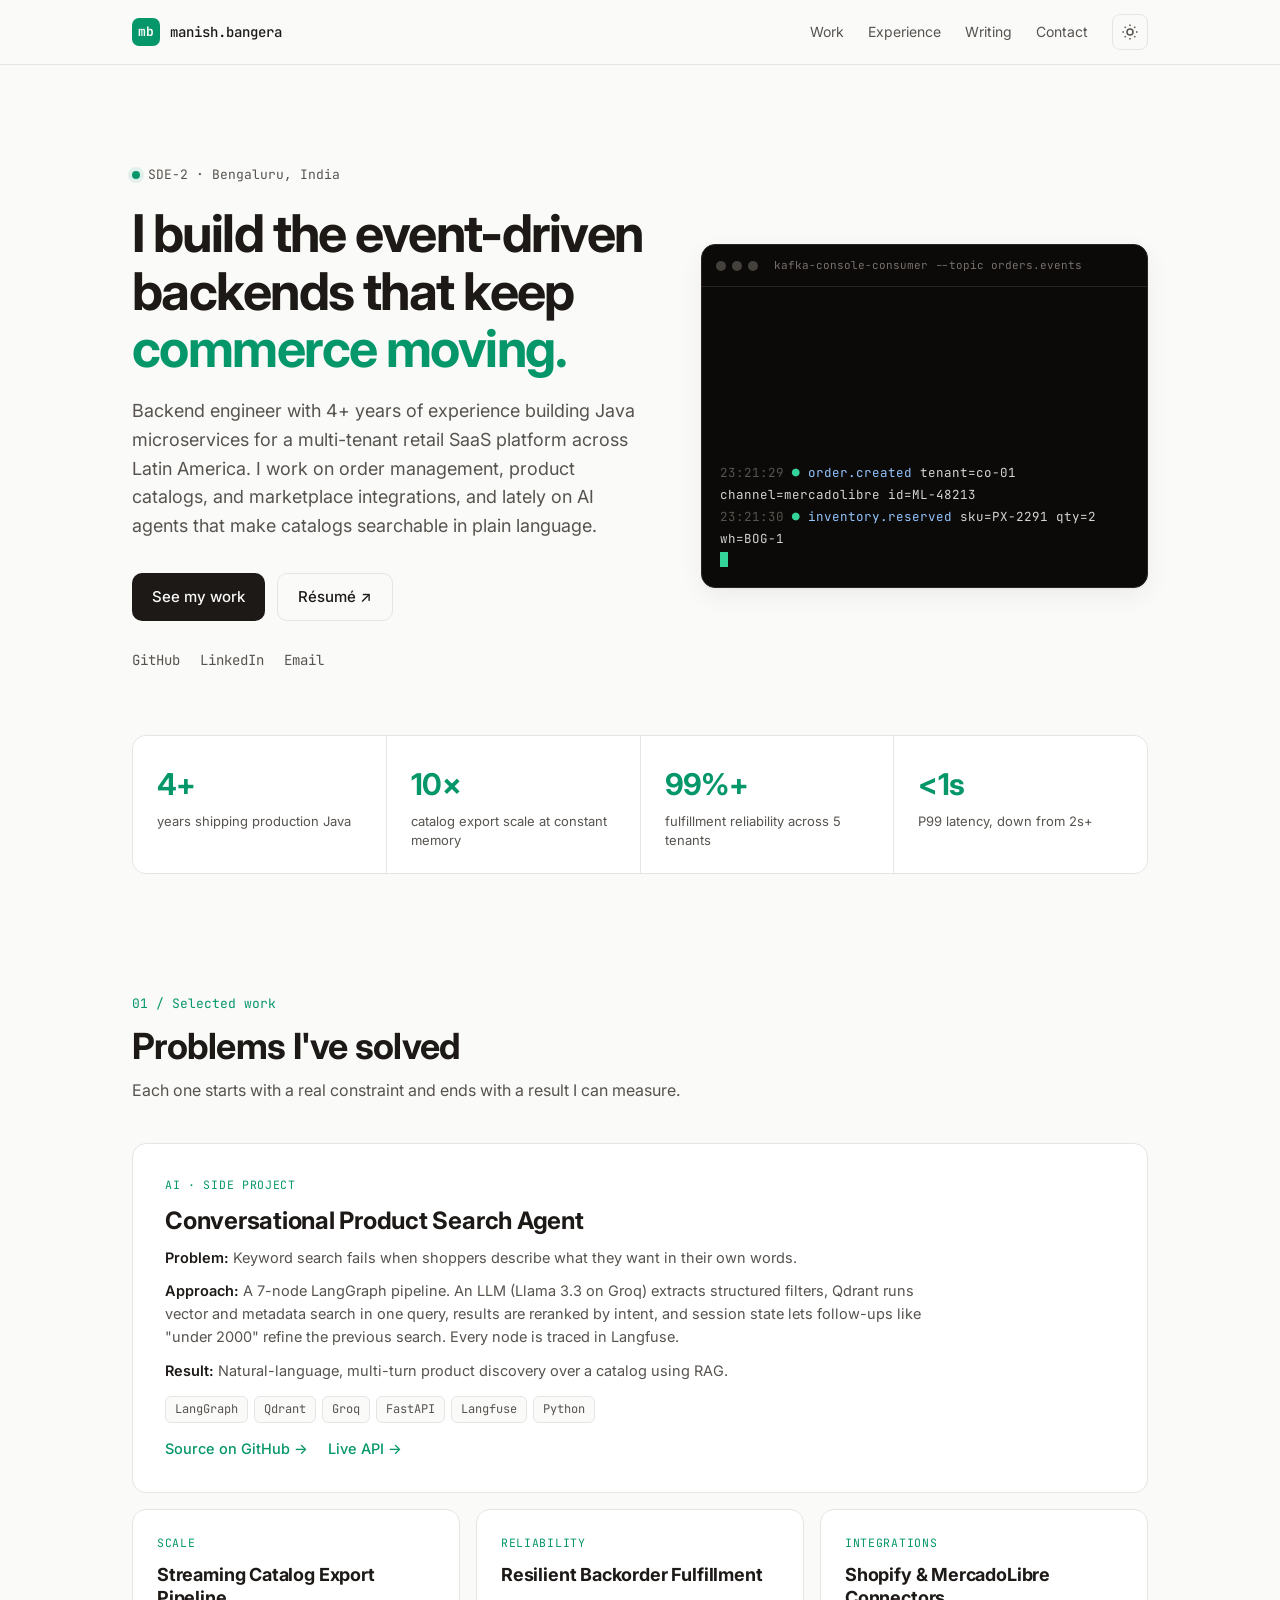
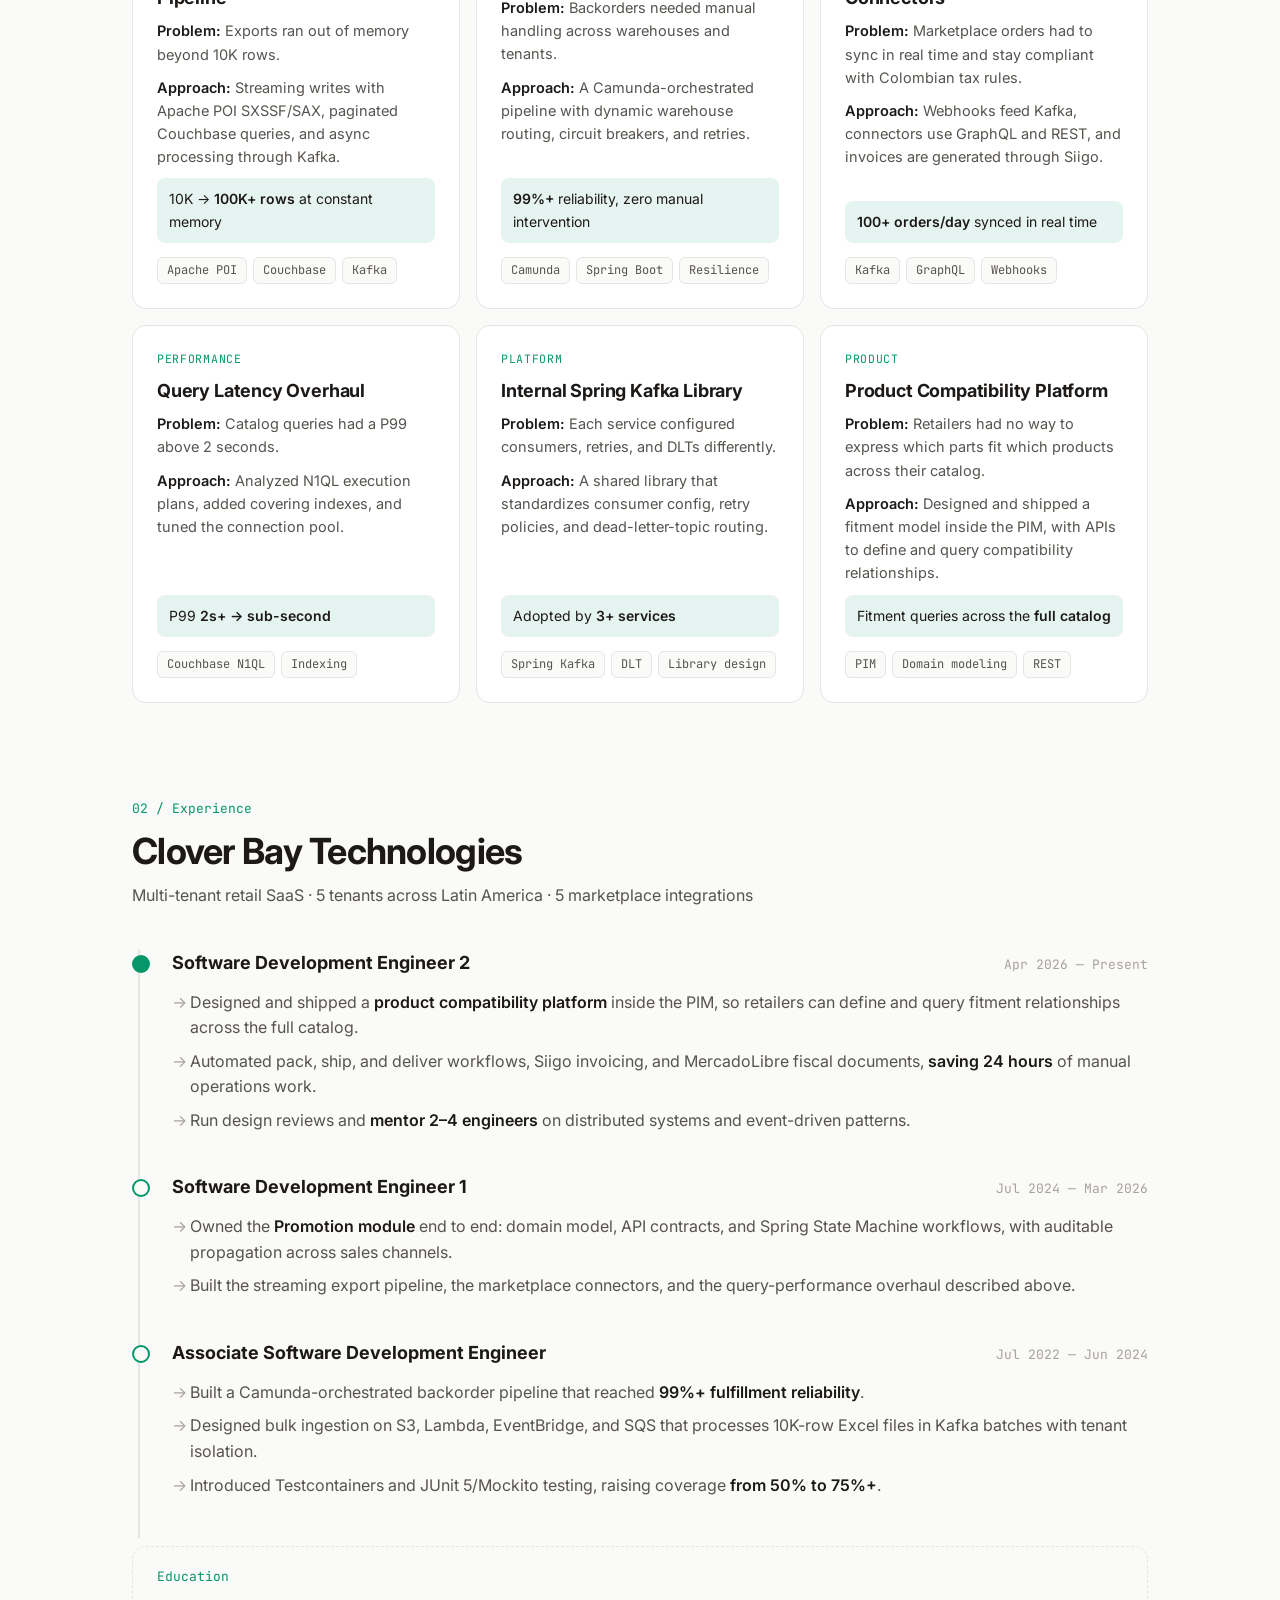
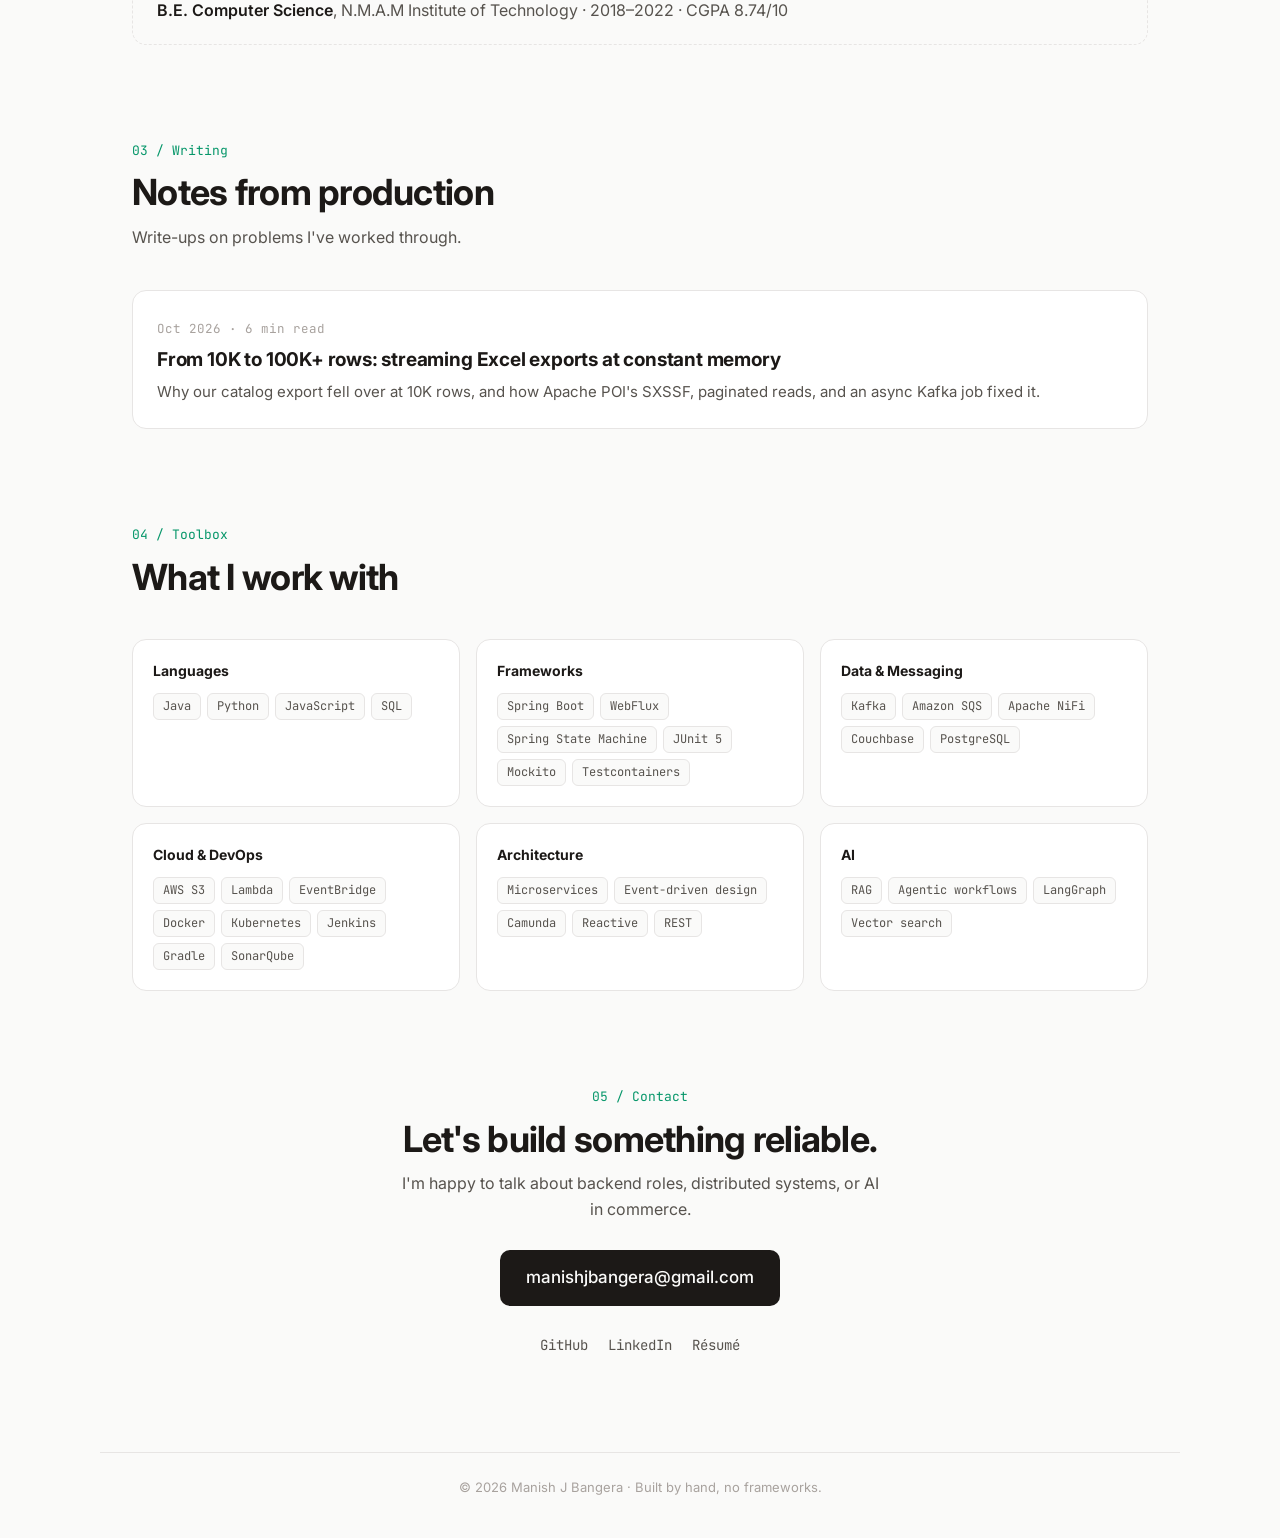
<file: index.html>
<!doctype html>
<html lang="en">
<head>
  <meta charset="utf-8" />
  <meta name="viewport" content="width=device-width, initial-scale=1" />
  <title>Manish J Bangera — Backend Engineer</title>
  <meta name="description" content="Backend engineer building event-driven Java microservices for multi-tenant commerce. Kafka, Spring Boot, AWS, and AI agents." />
  <meta property="og:title" content="Manish J Bangera — Backend Engineer" />
  <meta property="og:description" content="Event-driven systems for commerce: order management, marketplace integrations, and AI-powered product search." />
  <meta property="og:type" content="website" />
  <link rel="icon" href="data:image/svg+xml,<svg xmlns='http://www.w3.org/2000/svg' viewBox='0 0 32 32'><rect width='32' height='32' rx='8' fill='%2310b981'/><text x='16' y='22' font-family='monospace' font-size='16' font-weight='700' text-anchor='middle' fill='%23052e1f'>mb</text></svg>" />
  <link rel="preconnect" href="https://fonts.googleapis.com" />
  <link rel="preconnect" href="https://fonts.gstatic.com" crossorigin />
  <link href="https://fonts.googleapis.com/css2?family=Inter:wght@400;500;600;700&family=JetBrains+Mono:wght@400;500&display=swap" rel="stylesheet" />
  <link rel="stylesheet" href="styles.css" />
  <script>
    try { const t = localStorage.getItem('theme'); if (t) document.documentElement.dataset.theme = t; } catch (e) {}
  </script>
</head>
<body>
  <header class="nav">
    <div class="container nav-inner">
      <a href="#top" class="logo"><span class="logo-mark">mb</span> manish.bangera</a>
      <nav class="nav-links">
        <a href="#work">Work</a>
        <a href="#experience">Experience</a>
        <a href="#writing">Writing</a>
        <a href="#contact">Contact</a>
        <button class="theme-toggle" id="themeToggle" aria-label="Toggle color theme">
          <svg class="icon-sun" viewBox="0 0 24 24" width="18" height="18" fill="none" stroke="currentColor" stroke-width="2"><circle cx="12" cy="12" r="4"/><path d="M12 2v2M12 20v2M4.9 4.9l1.4 1.4M17.7 17.7l1.4 1.4M2 12h2M20 12h2M4.9 19.1l1.4-1.4M17.7 6.3l1.4-1.4"/></svg>
          <svg class="icon-moon" viewBox="0 0 24 24" width="18" height="18" fill="none" stroke="currentColor" stroke-width="2"><path d="M21 12.8A9 9 0 1 1 11.2 3a7 7 0 0 0 9.8 9.8z"/></svg>
        </button>
      </nav>
    </div>
  </header>

  <main id="top">
    <!-- HERO -->
    <section class="hero container">
      <div class="hero-text">
        <p class="eyebrow"><span class="dot"></span> SDE-2 · Bengaluru, India</p>
        <h1>I build the event-driven backends that keep <span class="accent">commerce moving.</span></h1>
        <p class="lede">
          Backend engineer with 4+ years of experience building Java microservices for a multi-tenant retail SaaS platform
          across Latin America. I work on order management, product catalogs, and marketplace integrations,
          and lately on AI agents that make catalogs searchable in plain language.
        </p>
        <div class="cta">
          <a class="btn btn-primary" href="#work">See my work</a>
          <a class="btn btn-ghost" href="assets/Manish_J_Bangera_Resume.pdf" target="_blank" rel="noopener">Résumé ↗</a>
        </div>
        <ul class="socials">
          <li><a href="https://github.com/manish-tech" target="_blank" rel="noopener">GitHub</a></li>
          <li><a href="https://www.linkedin.com/in/manish-j-bangera-02891616a/" target="_blank" rel="noopener">LinkedIn</a></li>
          <li><a href="mailto:manishjbangera@gmail.com">Email</a></li>
        </ul>
      </div>

      <div class="terminal" aria-hidden="true">
        <div class="terminal-bar">
          <span></span><span></span><span></span>
          <p>kafka-console-consumer --topic orders.events</p>
        </div>
        <pre class="terminal-body" id="stream"></pre>
      </div>
    </section>

    <!-- STATS -->
    <section class="container stats">
      <div class="stat"><strong>4+</strong><span>years shipping production Java</span></div>
      <div class="stat"><strong>10×</strong><span>catalog export scale at constant memory</span></div>
      <div class="stat"><strong>99%+</strong><span>fulfillment reliability across 5 tenants</span></div>
      <div class="stat"><strong>&lt;1s</strong><span>P99 latency, down from 2s+</span></div>
    </section>

    <!-- WORK -->
    <section id="work" class="container section">
      <div class="section-head">
        <p class="kicker">01 / Selected work</p>
        <h2>Problems I've solved</h2>
        <p class="section-sub">Each one starts with a real constraint and ends with a result I can measure.</p>
      </div>

      <div class="cards">
        <article class="card card-feature">
          <div class="card-tag">AI · Side project</div>
          <h3>Conversational Product Search Agent</h3>
          <p class="card-problem"><b>Problem:</b> Keyword search fails when shoppers describe what they want in their own words.</p>
          <p><b>Approach:</b> A 7-node LangGraph pipeline. An LLM (Llama 3.3 on Groq) extracts structured filters, Qdrant runs vector and metadata search in one query, results are reranked by intent, and session state lets follow-ups like "under 2000" refine the previous search. Every node is traced in Langfuse.</p>
          <p><b>Result:</b> Natural-language, multi-turn product discovery over a catalog using RAG.</p>
          <ul class="chips"><li>LangGraph</li><li>Qdrant</li><li>Groq</li><li>FastAPI</li><li>Langfuse</li><li>Python</li></ul>
          <div class="card-links">
            <a class="card-link" href="https://github.com/manish-tech/product-search-agent-" target="_blank" rel="noopener">Source on GitHub →</a>
            <a class="card-link" href="https://product-search-agent.onrender.com" target="_blank" rel="noopener">Live API →</a>
          </div>
        </article>

        <article class="card">
          <div class="card-tag">Scale</div>
          <h3>Streaming Catalog Export Pipeline</h3>
          <p class="card-problem"><b>Problem:</b> Exports ran out of memory beyond 10K rows.</p>
          <p><b>Approach:</b> Streaming writes with Apache POI SXSSF/SAX, paginated Couchbase queries, and async processing through Kafka.</p>
          <p class="card-result">10K → <b>100K+ rows</b> at constant memory</p>
          <ul class="chips"><li>Apache POI</li><li>Couchbase</li><li>Kafka</li></ul>
        </article>

        <article class="card">
          <div class="card-tag">Reliability</div>
          <h3>Resilient Backorder Fulfillment</h3>
          <p class="card-problem"><b>Problem:</b> Backorders needed manual handling across warehouses and tenants.</p>
          <p><b>Approach:</b> A Camunda-orchestrated pipeline with dynamic warehouse routing, circuit breakers, and retries.</p>
          <p class="card-result"><b>99%+</b> reliability, zero manual intervention</p>
          <ul class="chips"><li>Camunda</li><li>Spring Boot</li><li>Resilience</li></ul>
        </article>

        <article class="card">
          <div class="card-tag">Integrations</div>
          <h3>Shopify &amp; MercadoLibre Connectors</h3>
          <p class="card-problem"><b>Problem:</b> Marketplace orders had to sync in real time and stay compliant with Colombian tax rules.</p>
          <p><b>Approach:</b> Webhooks feed Kafka, connectors use GraphQL and REST, and invoices are generated through Siigo.</p>
          <p class="card-result"><b>100+ orders/day</b> synced in real time</p>
          <ul class="chips"><li>Kafka</li><li>GraphQL</li><li>Webhooks</li></ul>
        </article>

        <article class="card">
          <div class="card-tag">Performance</div>
          <h3>Query Latency Overhaul</h3>
          <p class="card-problem"><b>Problem:</b> Catalog queries had a P99 above 2 seconds.</p>
          <p><b>Approach:</b> Analyzed N1QL execution plans, added covering indexes, and tuned the connection pool.</p>
          <p class="card-result">P99 <b>2s+ → sub-second</b></p>
          <ul class="chips"><li>Couchbase N1QL</li><li>Indexing</li></ul>
        </article>

        <article class="card">
          <div class="card-tag">Platform</div>
          <h3>Internal Spring Kafka Library</h3>
          <p class="card-problem"><b>Problem:</b> Each service configured consumers, retries, and DLTs differently.</p>
          <p><b>Approach:</b> A shared library that standardizes consumer config, retry policies, and dead-letter-topic routing.</p>
          <p class="card-result">Adopted by <b>3+ services</b></p>
          <ul class="chips"><li>Spring Kafka</li><li>DLT</li><li>Library design</li></ul>
        </article>
        <article class="card">
          <div class="card-tag">Product</div>
          <h3>Product Compatibility Platform</h3>
          <p class="card-problem"><b>Problem:</b> Retailers had no way to express which parts fit which products across their catalog.</p>
          <p><b>Approach:</b> Designed and shipped a fitment model inside the PIM, with APIs to define and query compatibility relationships.</p>
          <p class="card-result">Fitment queries across the <b>full catalog</b></p>
          <ul class="chips"><li>PIM</li><li>Domain modeling</li><li>REST</li></ul>
        </article>
      </div>
    </section>

    <!-- EXPERIENCE -->
    <section id="experience" class="container section">
      <div class="section-head">
        <p class="kicker">02 / Experience</p>
        <h2>Clover Bay Technologies</h2>
        <p class="section-sub">Multi-tenant retail SaaS · 5 tenants across Latin America · 5 marketplace integrations</p>
      </div>

      <ol class="timeline">
        <li>
          <div class="tl-head">
            <h3>Software Development Engineer 2</h3>
            <span class="tl-date">Apr 2026 — Present</span>
          </div>
          <ul>
            <li>Designed and shipped a <b>product compatibility platform</b> inside the PIM, so retailers can define and query fitment relationships across the full catalog.</li>
            <li>Automated pack, ship, and deliver workflows, Siigo invoicing, and MercadoLibre fiscal documents, <b>saving 24 hours</b> of manual operations work.</li>
            <li>Run design reviews and <b>mentor 2–4 engineers</b> on distributed systems and event-driven patterns.</li>
          </ul>
        </li>
        <li>
          <div class="tl-head">
            <h3>Software Development Engineer 1</h3>
            <span class="tl-date">Jul 2024 — Mar 2026</span>
          </div>
          <ul>
            <li>Owned the <b>Promotion module</b> end to end: domain model, API contracts, and Spring State Machine workflows, with auditable propagation across sales channels.</li>
            <li>Built the streaming export pipeline, the marketplace connectors, and the query-performance overhaul described above.</li>
          </ul>
        </li>
        <li>
          <div class="tl-head">
            <h3>Associate Software Development Engineer</h3>
            <span class="tl-date">Jul 2022 — Jun 2024</span>
          </div>
          <ul>
            <li>Built a Camunda-orchestrated backorder pipeline that reached <b>99%+ fulfillment reliability</b>.</li>
            <li>Designed bulk ingestion on S3, Lambda, EventBridge, and SQS that processes 10K-row Excel files in Kafka batches with tenant isolation.</li>
            <li>Introduced Testcontainers and JUnit 5/Mockito testing, raising coverage <b>from 50% to 75%+</b>.</li>
          </ul>
        </li>
      </ol>

      <div class="edu">
        <span class="kicker">Education</span>
        <p><b>B.E. Computer Science</b>, N.M.A.M Institute of Technology · 2018–2022 · CGPA 8.74/10</p>
      </div>
    </section>

    <!-- WRITING -->
    <section id="writing" class="container section">
      <div class="section-head">
        <p class="kicker">03 / Writing</p>
        <h2>Notes from production</h2>
        <p class="section-sub">Write-ups on problems I've worked through.</p>
      </div>
      <div class="posts">
        <a class="post-item" href="posts/streaming-excel-exports.html">
          <span class="post-date">Oct 2026 · 6 min read</span>
          <h3>From 10K to 100K+ rows: streaming Excel exports at constant memory</h3>
          <p>Why our catalog export fell over at 10K rows, and how Apache POI's SXSSF, paginated reads, and an async Kafka job fixed it.</p>
        </a>
      </div>
    </section>

    <!-- SKILLS -->
    <section id="skills" class="container section">
      <div class="section-head">
        <p class="kicker">04 / Toolbox</p>
        <h2>What I work with</h2>
      </div>
      <div class="skills">
        <div class="skill-group"><h4>Languages</h4><ul class="chips"><li>Java</li><li>Python</li><li>JavaScript</li><li>SQL</li></ul></div>
        <div class="skill-group"><h4>Frameworks</h4><ul class="chips"><li>Spring Boot</li><li>WebFlux</li><li>Spring State Machine</li><li>JUnit 5</li><li>Mockito</li><li>Testcontainers</li></ul></div>
        <div class="skill-group"><h4>Data &amp; Messaging</h4><ul class="chips"><li>Kafka</li><li>Amazon SQS</li><li>Apache NiFi</li><li>Couchbase</li><li>PostgreSQL</li></ul></div>
        <div class="skill-group"><h4>Cloud &amp; DevOps</h4><ul class="chips"><li>AWS S3</li><li>Lambda</li><li>EventBridge</li><li>Docker</li><li>Kubernetes</li><li>Jenkins</li><li>Gradle</li><li>SonarQube</li></ul></div>
        <div class="skill-group"><h4>Architecture</h4><ul class="chips"><li>Microservices</li><li>Event-driven design</li><li>Camunda</li><li>Reactive</li><li>REST</li></ul></div>
        <div class="skill-group"><h4>AI</h4><ul class="chips"><li>RAG</li><li>Agentic workflows</li><li>LangGraph</li><li>Vector search</li></ul></div>
      </div>
    </section>

    <!-- CONTACT -->
    <section id="contact" class="container section contact">
      <p class="kicker">05 / Contact</p>
      <h2>Let's build something reliable.</h2>
      <p class="section-sub">I'm happy to talk about backend roles, distributed systems, or AI in commerce.</p>
      <a class="btn btn-primary btn-lg" href="mailto:manishjbangera@gmail.com">manishjbangera@gmail.com</a>
      <ul class="socials center">
        <li><a href="https://github.com/manish-tech" target="_blank" rel="noopener">GitHub</a></li>
        <li><a href="https://www.linkedin.com/in/manish-j-bangera-02891616a/" target="_blank" rel="noopener">LinkedIn</a></li>
        <li><a href="assets/Manish_J_Bangera_Resume.pdf" target="_blank" rel="noopener">Résumé</a></li>
      </ul>
    </section>
  </main>

  <footer class="container footer">
    <p>© <span id="year"></span> Manish J Bangera · Built by hand, no frameworks.</p>
  </footer>

  <script src="script.js"></script>
</body>
</html>
</file>
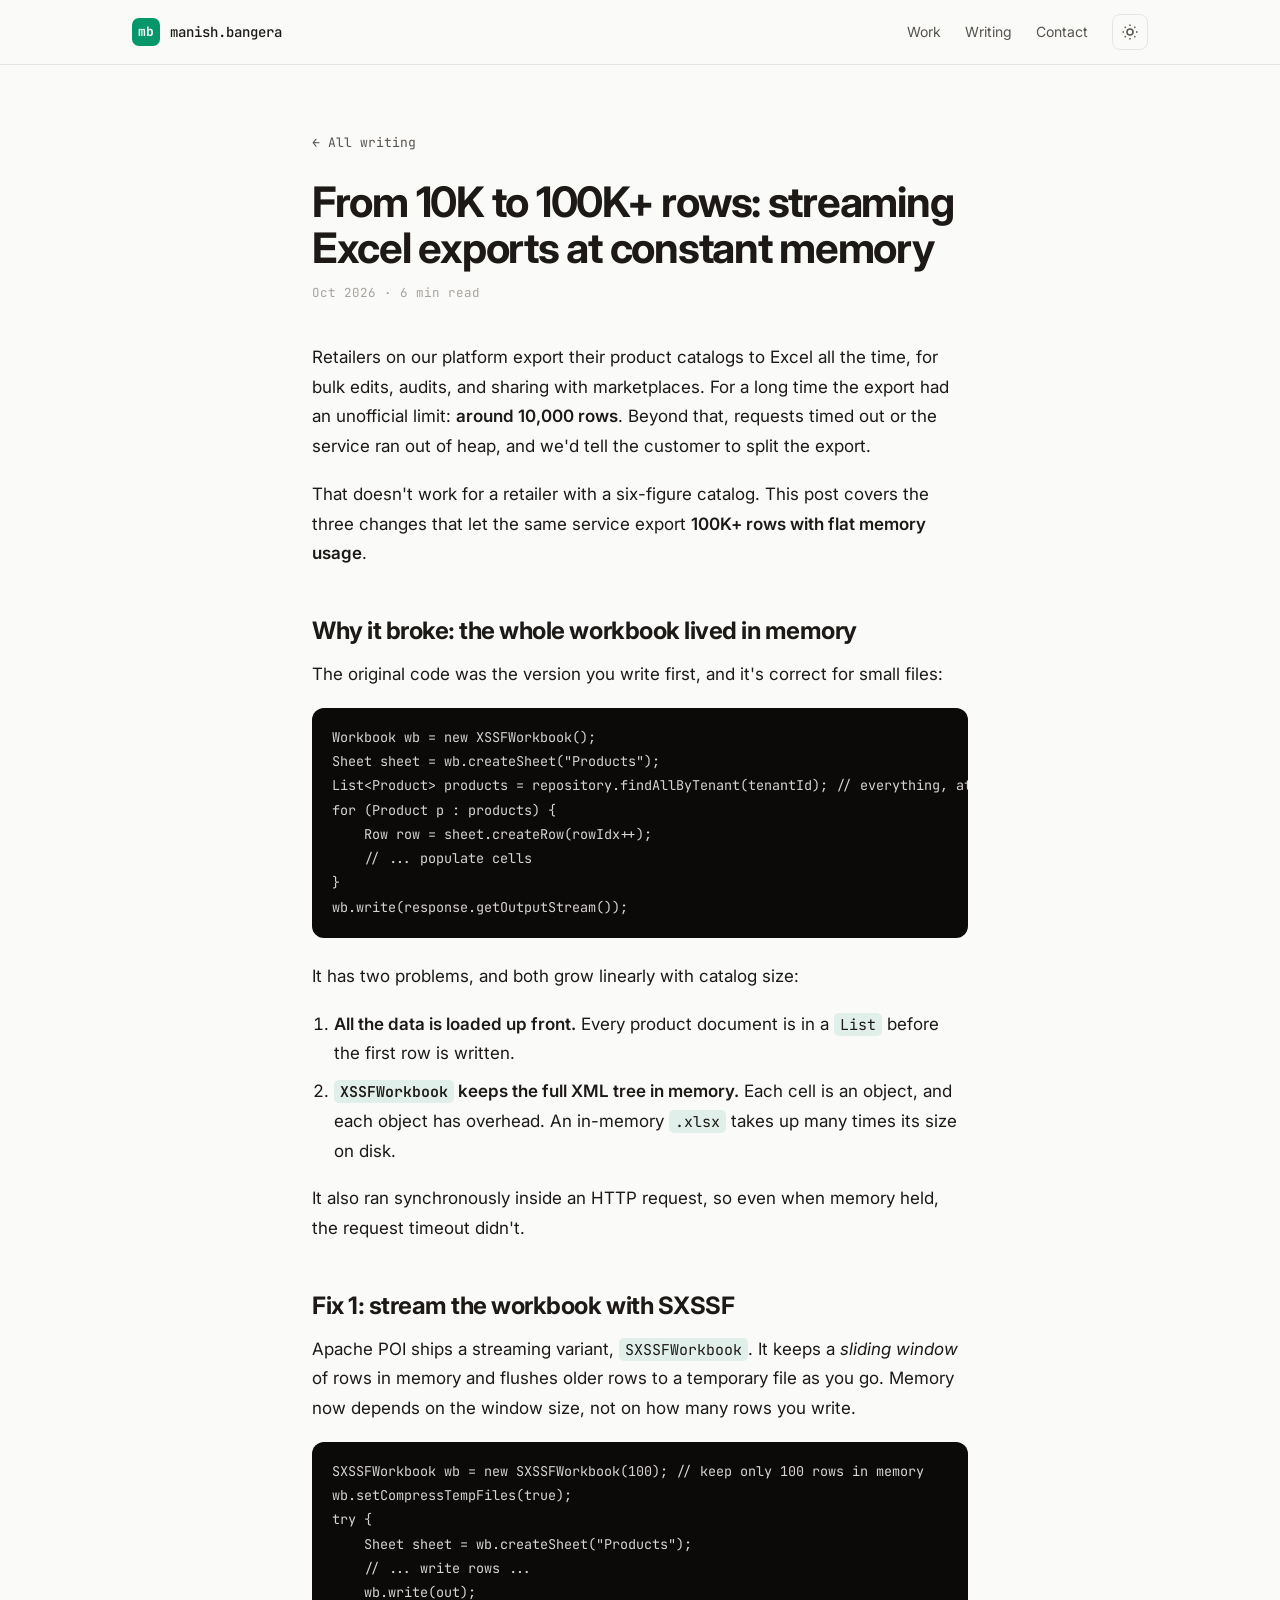
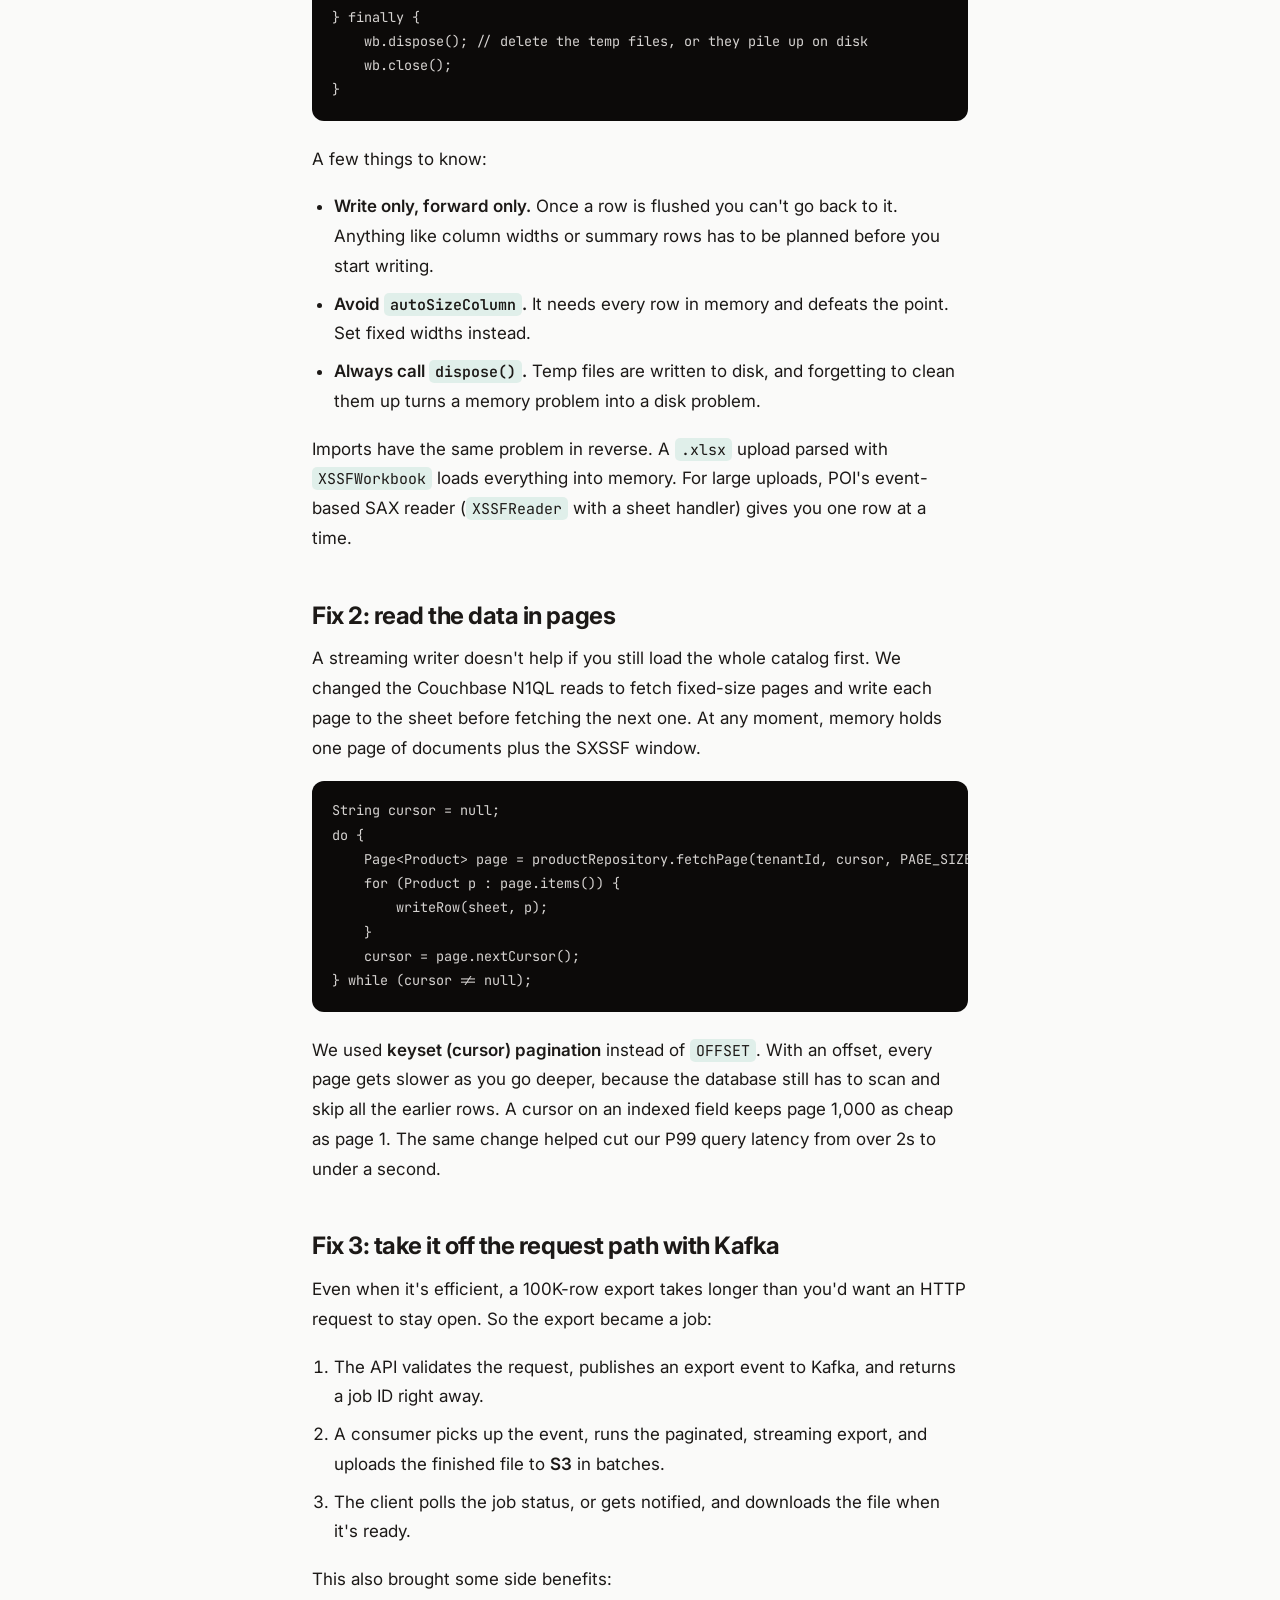
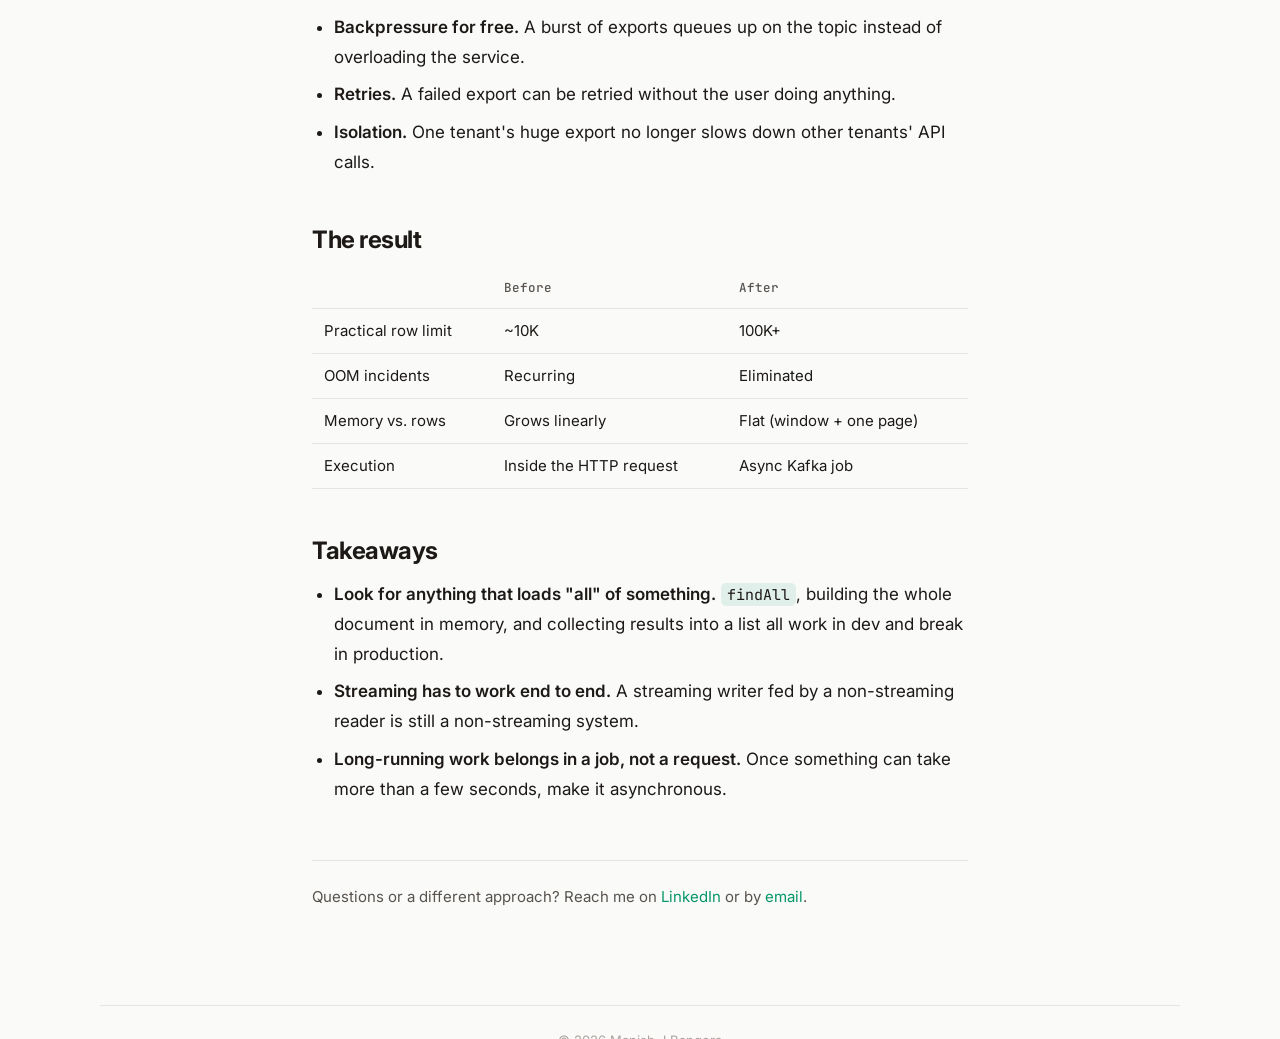
<file: posts/streaming-excel-exports.html>
<!doctype html>
<html lang="en">
<head>
  <meta charset="utf-8" />
  <meta name="viewport" content="width=device-width, initial-scale=1" />
  <title>Streaming Excel Exports at Constant Memory — Manish J Bangera</title>
  <meta name="description" content="How a catalog export went from a 10K-row ceiling to 100K+ rows at constant memory using Apache POI SXSSF, paginated reads, and async Kafka jobs." />
  <meta property="og:title" content="From 10K to 100K+ rows: streaming Excel exports at constant memory" />
  <meta property="og:type" content="article" />
  <link rel="icon" href="data:image/svg+xml,<svg xmlns='http://www.w3.org/2000/svg' viewBox='0 0 32 32'><rect width='32' height='32' rx='8' fill='%2310b981'/><text x='16' y='22' font-family='monospace' font-size='16' font-weight='700' text-anchor='middle' fill='%23052e1f'>mb</text></svg>" />
  <link rel="preconnect" href="https://fonts.googleapis.com" />
  <link rel="preconnect" href="https://fonts.gstatic.com" crossorigin />
  <link href="https://fonts.googleapis.com/css2?family=Inter:wght@400;500;600;700&family=JetBrains+Mono:wght@400;500&display=swap" rel="stylesheet" />
  <link rel="stylesheet" href="../styles.css" />
  <script>
    try { const t = localStorage.getItem('theme'); if (t) document.documentElement.dataset.theme = t; } catch (e) {}
  </script>
</head>
<body>
  <header class="nav">
    <div class="container nav-inner">
      <a href="../index.html" class="logo"><span class="logo-mark">mb</span> manish.bangera</a>
      <nav class="nav-links">
        <a href="../index.html#work">Work</a>
        <a href="../index.html#writing">Writing</a>
        <a href="../index.html#contact">Contact</a>
        <button class="theme-toggle" id="themeToggle" aria-label="Toggle color theme">
          <svg class="icon-sun" viewBox="0 0 24 24" width="18" height="18" fill="none" stroke="currentColor" stroke-width="2"><circle cx="12" cy="12" r="4"/><path d="M12 2v2M12 20v2M4.9 4.9l1.4 1.4M17.7 17.7l1.4 1.4M2 12h2M20 12h2M4.9 19.1l1.4-1.4M17.7 6.3l1.4-1.4"/></svg>
          <svg class="icon-moon" viewBox="0 0 24 24" width="18" height="18" fill="none" stroke="currentColor" stroke-width="2"><path d="M21 12.8A9 9 0 1 1 11.2 3a7 7 0 0 0 9.8 9.8z"/></svg>
        </button>
      </nav>
    </div>
  </header>

  <main class="container article">
    <a class="back" href="../index.html#writing">← All writing</a>
    <h1>From 10K to 100K+ rows: streaming Excel exports at constant memory</h1>
    <span class="post-date">Oct 2026 · 6 min read</span>

    <p>
      Retailers on our platform export their product catalogs to Excel all the time, for bulk edits, audits, and sharing
      with marketplaces. For a long time the export had an unofficial limit: <b>around 10,000 rows</b>.
      Beyond that, requests timed out or the service ran out of heap, and we'd tell the customer to split the export.
    </p>
    <p>
      That doesn't work for a retailer with a six-figure catalog. This post covers the three changes that let the same
      service export <b>100K+ rows with flat memory usage</b>.
    </p>

    <h2>Why it broke: the whole workbook lived in memory</h2>
    <p>The original code was the version you write first, and it's correct for small files:</p>
<pre><code>Workbook wb = new XSSFWorkbook();
Sheet sheet = wb.createSheet("Products");
List&lt;Product&gt; products = repository.findAllByTenant(tenantId); // everything, at once
for (Product p : products) {
    Row row = sheet.createRow(rowIdx++);
    // ... populate cells
}
wb.write(response.getOutputStream());</code></pre>
    <p>It has two problems, and both grow linearly with catalog size:</p>
    <ol>
      <li><b>All the data is loaded up front.</b> Every product document is in a <code>List</code> before the first row is written.</li>
      <li><b><code>XSSFWorkbook</code> keeps the full XML tree in memory.</b> Each cell is an object, and each object has overhead.
        An in-memory <code>.xlsx</code> takes up many times its size on disk.</li>
    </ol>
    <p>It also ran synchronously inside an HTTP request, so even when memory held, the request timeout didn't.</p>

    <h2>Fix 1: stream the workbook with SXSSF</h2>
    <p>
      Apache POI ships a streaming variant, <code>SXSSFWorkbook</code>. It keeps a <em>sliding window</em> of rows in memory
      and flushes older rows to a temporary file as you go. Memory now depends on the window size, not on how many rows
      you write.
    </p>
<pre><code>SXSSFWorkbook wb = new SXSSFWorkbook(100); // keep only 100 rows in memory
wb.setCompressTempFiles(true);
try {
    Sheet sheet = wb.createSheet("Products");
    // ... write rows ...
    wb.write(out);
} finally {
    wb.dispose(); // delete the temp files, or they pile up on disk
    wb.close();
}</code></pre>
    <p>A few things to know:</p>
    <ul>
      <li><b>Write only, forward only.</b> Once a row is flushed you can't go back to it. Anything like column widths or
        summary rows has to be planned before you start writing.</li>
      <li><b>Avoid <code>autoSizeColumn</code>.</b> It needs every row in memory and defeats the point. Set fixed widths instead.</li>
      <li><b>Always call <code>dispose()</code>.</b> Temp files are written to disk, and forgetting to clean them up turns a memory
        problem into a disk problem.</li>
    </ul>
    <p>
      Imports have the same problem in reverse. A <code>.xlsx</code> upload parsed with <code>XSSFWorkbook</code> loads
      everything into memory. For large uploads, POI's event-based SAX reader (<code>XSSFReader</code> with a sheet handler)
      gives you one row at a time.
    </p>

    <h2>Fix 2: read the data in pages</h2>
    <p>
      A streaming writer doesn't help if you still load the whole catalog first. We changed the Couchbase N1QL reads to
      fetch fixed-size pages and write each page to the sheet before fetching the next one. At any moment, memory holds
      one page of documents plus the SXSSF window.
    </p>
<pre><code>String cursor = null;
do {
    Page&lt;Product&gt; page = productRepository.fetchPage(tenantId, cursor, PAGE_SIZE);
    for (Product p : page.items()) {
        writeRow(sheet, p);
    }
    cursor = page.nextCursor();
} while (cursor != null);</code></pre>
    <p>
      We used <b>keyset (cursor) pagination</b> instead of <code>OFFSET</code>. With an offset, every page gets slower as you
      go deeper, because the database still has to scan and skip all the earlier rows. A cursor on an indexed field keeps
      page 1,000 as cheap as page 1. The same change helped cut our P99 query latency from over 2s to under a second.
    </p>

    <h2>Fix 3: take it off the request path with Kafka</h2>
    <p>
      Even when it's efficient, a 100K-row export takes longer than you'd want an HTTP request to stay open. So the export
      became a job:
    </p>
    <ol>
      <li>The API validates the request, publishes an export event to Kafka, and returns a job ID right away.</li>
      <li>A consumer picks up the event, runs the paginated, streaming export, and uploads the finished file to <b>S3</b> in batches.</li>
      <li>The client polls the job status, or gets notified, and downloads the file when it's ready.</li>
    </ol>
    <p>This also brought some side benefits:</p>
    <ul>
      <li><b>Backpressure for free.</b> A burst of exports queues up on the topic instead of overloading the service.</li>
      <li><b>Retries.</b> A failed export can be retried without the user doing anything.</li>
      <li><b>Isolation.</b> One tenant's huge export no longer slows down other tenants' API calls.</li>
    </ul>

    <h2>The result</h2>
    <table>
      <thead><tr><th></th><th>Before</th><th>After</th></tr></thead>
      <tbody>
        <tr><td>Practical row limit</td><td>~10K</td><td>100K+</td></tr>
        <tr><td>OOM incidents</td><td>Recurring</td><td>Eliminated</td></tr>
        <tr><td>Memory vs. rows</td><td>Grows linearly</td><td>Flat (window + one page)</td></tr>
        <tr><td>Execution</td><td>Inside the HTTP request</td><td>Async Kafka job</td></tr>
      </tbody>
    </table>

    <h2>Takeaways</h2>
    <ul>
      <li><b>Look for anything that loads "all" of something.</b> <code>findAll</code>, building the whole document in memory, and
        collecting results into a list all work in dev and break in production.</li>
      <li><b>Streaming has to work end to end.</b> A streaming writer fed by a non-streaming reader is still a non-streaming system.</li>
      <li><b>Long-running work belongs in a job, not a request.</b> Once something can take more than a few seconds, make it asynchronous.</li>
    </ul>

    <div class="article-footer">
      Questions or a different approach? Reach me on
      <a href="https://www.linkedin.com/in/manish-j-bangera-02891616a/" target="_blank" rel="noopener">LinkedIn</a> or by
      <a href="mailto:manishjbangera@gmail.com">email</a>.
    </div>
  </main>

  <footer class="container footer">
    <p>© <span id="year"></span> Manish J Bangera</p>
  </footer>
  <script src="../script.js"></script>
</body>
</html>
</file>
<file: styles.css>
:root {
  --bg: #fafaf9;
  --bg-elev: #ffffff;
  --text: #1c1917;
  --muted: #57534e;
  --faint: #a8a29e;
  --border: #e7e5e4;
  --accent: #059669;
  --accent-soft: rgba(5, 150, 105, 0.1);
  --term-bg: #0c0a09;
  --term-text: #d6d3d1;
  --shadow: 0 1px 2px rgba(0,0,0,.04), 0 8px 24px rgba(0,0,0,.06);
  --radius: 14px;
  --mono: 'JetBrains Mono', ui-monospace, Menlo, monospace;
  --sans: 'Inter', system-ui, -apple-system, sans-serif;
}

@media (prefers-color-scheme: dark) {
  :root:not([data-theme="light"]) {
    --bg: #0c0a09;
    --bg-elev: #1c1917;
    --text: #f5f5f4;
    --muted: #a8a29e;
    --faint: #78716c;
    --border: #292524;
    --accent: #34d399;
    --accent-soft: rgba(52, 211, 153, 0.12);
    --term-bg: #000000;
    --shadow: 0 1px 2px rgba(0,0,0,.3), 0 8px 24px rgba(0,0,0,.3);
  }
}
:root[data-theme="dark"] {
  --bg: #0c0a09;
  --bg-elev: #1c1917;
  --text: #f5f5f4;
  --muted: #a8a29e;
  --faint: #78716c;
  --border: #292524;
  --accent: #34d399;
  --accent-soft: rgba(52, 211, 153, 0.12);
  --term-bg: #000000;
  --shadow: 0 1px 2px rgba(0,0,0,.3), 0 8px 24px rgba(0,0,0,.3);
}

* { box-sizing: border-box; margin: 0; padding: 0; }
html { scroll-behavior: smooth; scroll-padding-top: 80px; }
body {
  background: var(--bg);
  color: var(--text);
  font-family: var(--sans);
  font-size: 16px;
  line-height: 1.6;
  -webkit-font-smoothing: antialiased;
}
a { color: inherit; text-decoration: none; }
ul, ol { list-style: none; }
b { font-weight: 600; color: var(--text); }

.container { max-width: 1080px; margin: 0 auto; padding: 0 16px; }
@media (min-width: 640px) { .container { padding: 0 32px; } }

/* NAV */
.nav {
  position: sticky; top: 0; z-index: 10;
  backdrop-filter: blur(12px);
  background: color-mix(in srgb, var(--bg) 80%, transparent);
  border-bottom: 1px solid var(--border);
}
.nav-inner { display: flex; align-items: center; justify-content: space-between; height: 64px; }
.logo { font-family: var(--mono); font-weight: 500; font-size: 14px; display: flex; align-items: center; gap: 10px; }
.logo-mark {
  display: grid; place-items: center; width: 28px; height: 28px; border-radius: 7px;
  background: var(--accent); color: var(--bg); font-weight: 700; font-size: 13px;
}
.nav-links { display: flex; align-items: center; gap: 24px; font-size: 14px; color: var(--muted); }
.nav-links a:hover { color: var(--text); }
@media (max-width: 640px) { .nav-links a { display: none; } .logo { font-size: 13px; } }
.theme-toggle {
  background: none; border: 1px solid var(--border); color: var(--muted);
  width: 36px; height: 36px; border-radius: 8px; cursor: pointer; display: grid; place-items: center;
}
.theme-toggle:hover { color: var(--text); }
.icon-moon { display: none; }
:root[data-theme="dark"] .icon-sun { display: none; }
:root[data-theme="dark"] .icon-moon { display: block; }
@media (prefers-color-scheme: dark) {
  :root:not([data-theme="light"]) .icon-sun { display: none; }
  :root:not([data-theme="light"]) .icon-moon { display: block; }
}

/* HERO */
.hero {
  display: grid; grid-template-columns: 1.15fr 1fr; gap: 56px; align-items: center;
  padding-top: 96px; padding-bottom: 64px;
}
@media (max-width: 900px) { .hero { grid-template-columns: 1fr; padding-top: 56px; gap: 40px; } }
.eyebrow {
  font-family: var(--mono); font-size: 13px; color: var(--muted);
  display: inline-flex; align-items: center; gap: 8px; margin-bottom: 20px;
}
.dot { width: 8px; height: 8px; border-radius: 50%; background: var(--accent); box-shadow: 0 0 0 4px var(--accent-soft); }
h1 { font-size: clamp(34px, 5vw, 52px); line-height: 1.1; letter-spacing: -0.03em; font-weight: 700; }
.accent { color: var(--accent); }
.lede { margin-top: 20px; font-size: 18px; color: var(--muted); max-width: 560px; }
.cta { display: flex; gap: 12px; margin-top: 32px; flex-wrap: wrap; }
.btn {
  display: inline-flex; align-items: center; padding: 11px 20px; border-radius: 10px;
  font-weight: 500; font-size: 15px; transition: transform .15s, background .15s, border-color .15s;
}
.btn:hover { transform: translateY(-1px); }
.btn-primary { background: var(--text); color: var(--bg); }
.btn-ghost { border: 1px solid var(--border); color: var(--text); }
.btn-ghost:hover { border-color: var(--faint); }
.btn-lg { font-size: 17px; padding: 14px 26px; margin-top: 28px; }
.socials { display: flex; gap: 20px; margin-top: 28px; font-size: 14px; font-family: var(--mono); }
.socials a { color: var(--muted); border-bottom: 1px solid transparent; }
.socials a:hover { color: var(--accent); border-bottom-color: var(--accent); }
.socials.center { justify-content: center; }

/* TERMINAL */
.terminal {
  background: var(--term-bg); border-radius: var(--radius); overflow: hidden;
  box-shadow: var(--shadow); border: 1px solid #292524; min-width: 0;
}
.terminal-bar { display: flex; align-items: center; gap: 6px; padding: 12px 14px; border-bottom: 1px solid #292524; }
.terminal-bar span { width: 10px; height: 10px; border-radius: 50%; background: #44403c; }
.terminal-bar p { margin-left: 10px; font-family: var(--mono); font-size: 11px; color: #78716c; white-space: nowrap; overflow: hidden; text-overflow: ellipsis; }
.terminal-body {
  font-family: var(--mono); font-size: 12.5px; line-height: 1.75; color: var(--term-text);
  padding: 16px 18px; height: 300px; overflow: hidden; white-space: pre-wrap; word-break: break-word;
  display: flex; flex-direction: column; justify-content: flex-end;
}
.t-time { color: #57534e; }
.t-ok { color: #34d399; }
.t-warn { color: #fbbf24; }
.t-key { color: #93c5fd; }
.t-cursor { display: inline-block; width: 8px; height: 15px; background: #34d399; vertical-align: -2px; animation: blink 1s steps(1) infinite; }
@keyframes blink { 50% { opacity: 0; } }

/* STATS */
.stats {
  display: grid; grid-template-columns: repeat(4, 1fr); gap: 1px;
  background: var(--border); border: 1px solid var(--border); border-radius: var(--radius); overflow: hidden;
  padding: 0; margin-bottom: 24px; width: calc(100% - 64px); max-width: 1016px;
}
@media (max-width: 760px) { .stats { grid-template-columns: repeat(2, 1fr); } }
@media (max-width: 639px) { .stats { width: calc(100% - 32px); } }
.stat { background: var(--bg-elev); padding: 24px; display: flex; flex-direction: column; gap: 4px; }
.stat strong { font-size: 30px; font-weight: 700; letter-spacing: -0.02em; color: var(--accent); }
.stat span { font-size: 13px; color: var(--muted); line-height: 1.4; }

/* SECTIONS */
.section { padding-top: 96px; }
.section-head { margin-bottom: 40px; }
.kicker { font-family: var(--mono); font-size: 13px; color: var(--accent); margin-bottom: 10px; display: block; }
h2 { font-size: clamp(28px, 3.5vw, 36px); letter-spacing: -0.02em; line-height: 1.2; }
.section-sub { color: var(--muted); margin-top: 10px; }

/* CARDS */
.cards { display: grid; grid-template-columns: repeat(3, 1fr); gap: 16px; }
@media (max-width: 900px) { .cards { grid-template-columns: repeat(2, 1fr); } }
@media (max-width: 600px) { .cards { grid-template-columns: 1fr; } }
.card {
  background: var(--bg-elev); border: 1px solid var(--border); border-radius: var(--radius);
  padding: 24px; display: flex; flex-direction: column; gap: 10px;
  font-size: 14.5px; color: var(--muted);
  transition: border-color .2s, transform .2s, box-shadow .2s;
}
.card:hover { border-color: var(--faint); transform: translateY(-2px); box-shadow: var(--shadow); }
.card h3 { font-size: 18px; color: var(--text); letter-spacing: -0.01em; line-height: 1.3; }
.card-tag { font-family: var(--mono); font-size: 11.5px; text-transform: uppercase; letter-spacing: .06em; color: var(--accent); }
.card-result {
  margin-top: auto; padding: 10px 12px; border-radius: 8px; background: var(--accent-soft);
  color: var(--text); font-size: 14px;
}
.card-feature { grid-column: 1 / -1; padding: 32px; }
.card-feature h3 { font-size: 24px; }
.card-feature p { max-width: 760px; }
@media (max-width: 600px) { .card-feature { padding: 24px; } }
.card-link { color: var(--accent); font-weight: 500; margin-top: 4px; }
.card-link:hover { text-decoration: underline; }

.chips { display: flex; flex-wrap: wrap; gap: 6px; margin-top: 4px; }
.chips li {
  font-family: var(--mono); font-size: 12px; padding: 3px 9px; border-radius: 6px;
  border: 1px solid var(--border); color: var(--muted); background: var(--bg);
}

.card-links { display: flex; gap: 20px; flex-wrap: wrap; }

/* WRITING */
.posts { display: flex; flex-direction: column; gap: 12px; }
.post-item {
  display: block; padding: 24px; border: 1px solid var(--border); border-radius: var(--radius);
  background: var(--bg-elev); transition: border-color .2s, transform .2s;
}
.post-item:hover { border-color: var(--accent); transform: translateY(-2px); }
.post-item h3 { font-size: 19px; letter-spacing: -0.01em; margin: 6px 0 8px; line-height: 1.35; }
.post-item p { color: var(--muted); font-size: 15px; }
.post-date { font-family: var(--mono); font-size: 12.5px; color: var(--faint); }

/* ARTICLE PAGE */
.article { max-width: 720px; padding-top: 64px; padding-bottom: 96px; }
.article .back { font-family: var(--mono); font-size: 13px; color: var(--muted); }
.article .back:hover { color: var(--accent); }
.article h1 { font-size: clamp(30px, 4.5vw, 42px); margin: 24px 0 12px; }
.article .post-date { display: block; margin-bottom: 40px; }
.article h2 { font-size: 24px; margin: 48px 0 14px; }
.article p, .article li { font-size: 17px; line-height: 1.75; color: var(--text); margin-bottom: 18px; }
.article ul, .article ol { padding-left: 22px; margin-bottom: 18px; }
.article ul { list-style: disc; }
.article ol { list-style: decimal; }
.article li { margin-bottom: 8px; }
.article code { font-family: var(--mono); font-size: .88em; background: var(--accent-soft); padding: 2px 6px; border-radius: 5px; }
.article pre {
  background: var(--term-bg); color: var(--term-text); border-radius: 12px; padding: 18px 20px;
  overflow-x: auto; margin: 8px 0 24px; font-size: 13.5px; line-height: 1.65;
}
.article pre code { background: none; padding: 0; font-size: inherit; color: inherit; }
.article blockquote { border-left: 3px solid var(--accent); padding: 4px 0 4px 18px; margin: 24px 0; color: var(--muted); }
.article table { width: 100%; border-collapse: collapse; margin: 8px 0 24px; font-size: 15px; }
.article th, .article td { text-align: left; padding: 10px 12px; border-bottom: 1px solid var(--border); }
.article th { font-family: var(--mono); font-size: 12.5px; color: var(--muted); font-weight: 500; }
.article-footer { margin-top: 56px; padding-top: 24px; border-top: 1px solid var(--border); color: var(--muted); font-size: 15px; }
.article-footer a { color: var(--accent); }

/* TIMELINE */
.timeline { border-left: 2px solid var(--border); margin-left: 6px; }
.timeline > li { position: relative; padding: 0 0 40px 32px; }
.timeline > li::before {
  content: ''; position: absolute; left: -8px; top: 6px; width: 14px; height: 14px; border-radius: 50%;
  background: var(--bg); border: 2px solid var(--accent);
}
.timeline > li:first-child::before { background: var(--accent); }
.tl-head { display: flex; justify-content: space-between; align-items: baseline; gap: 16px; flex-wrap: wrap; margin-bottom: 12px; }
.tl-head h3 { font-size: 18px; }
.tl-date { font-family: var(--mono); font-size: 13px; color: var(--faint); }
.timeline ul { display: flex; flex-direction: column; gap: 8px; color: var(--muted); }
.timeline ul li { padding-left: 18px; position: relative; }
.timeline ul li::before { content: '→'; position: absolute; left: 0; color: var(--faint); }
.edu { margin-top: 8px; padding: 20px 24px; border: 1px dashed var(--border); border-radius: var(--radius); color: var(--muted); }

/* SKILLS */
.skills { display: grid; grid-template-columns: repeat(3, 1fr); gap: 16px; }
@media (max-width: 900px) { .skills { grid-template-columns: repeat(2, 1fr); } }
@media (max-width: 600px) { .skills { grid-template-columns: 1fr; } }
.skill-group { padding: 20px; border: 1px solid var(--border); border-radius: var(--radius); background: var(--bg-elev); }
.skill-group h4 { font-size: 14px; margin-bottom: 10px; }

/* CONTACT */
.contact { text-align: center; padding-bottom: 96px; }
.contact .section-sub { max-width: 480px; margin-left: auto; margin-right: auto; }
@media (max-width: 480px) { .btn-lg { font-size: 14px; padding: 12px 16px; } }

.footer { border-top: 1px solid var(--border); padding-top: 24px; padding-bottom: 40px; font-size: 13px; color: var(--faint); text-align: center; }

/* Reveal on scroll */
.reveal { opacity: 0; transform: translateY(16px); transition: opacity .6s ease, transform .6s ease; }
.reveal.in { opacity: 1; transform: none; }
@media (prefers-reduced-motion: reduce) {
  html { scroll-behavior: auto; }
  .reveal { opacity: 1; transform: none; transition: none; }
  .t-cursor { animation: none; }
}
</file>
